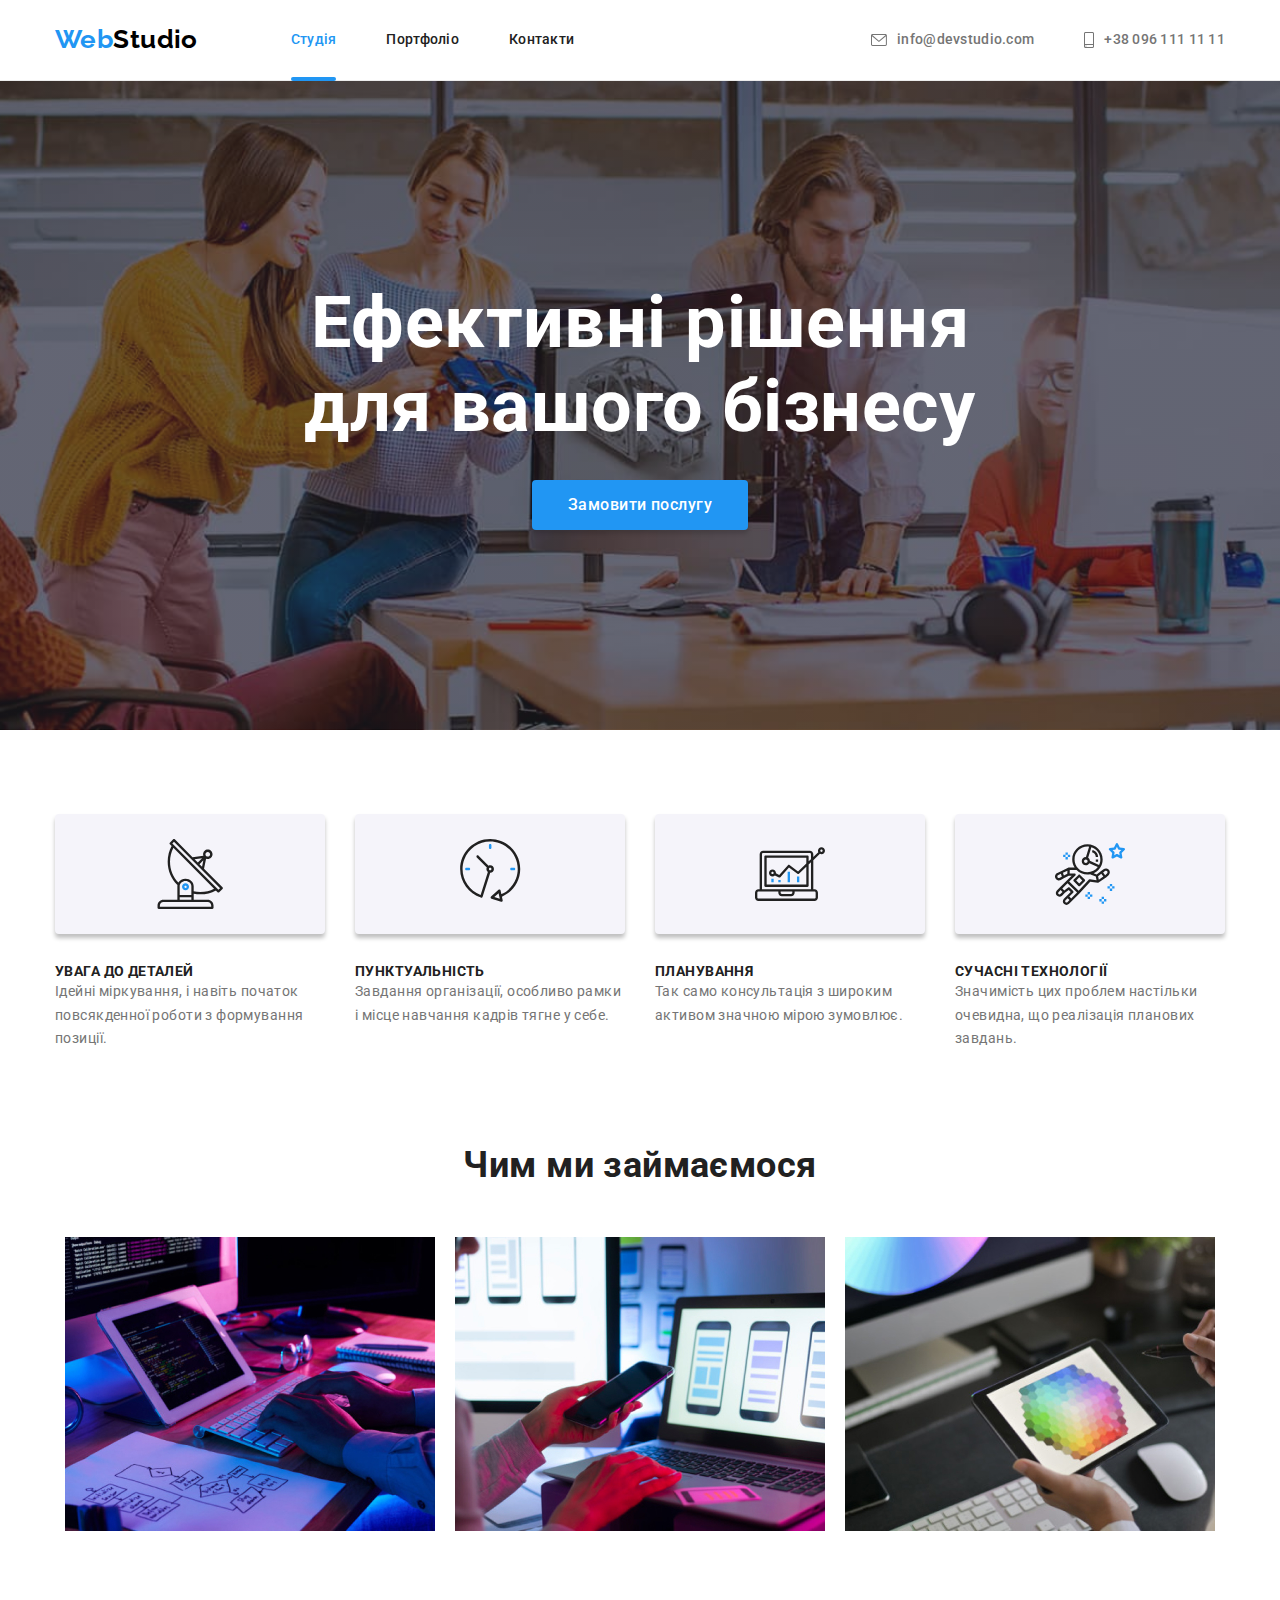
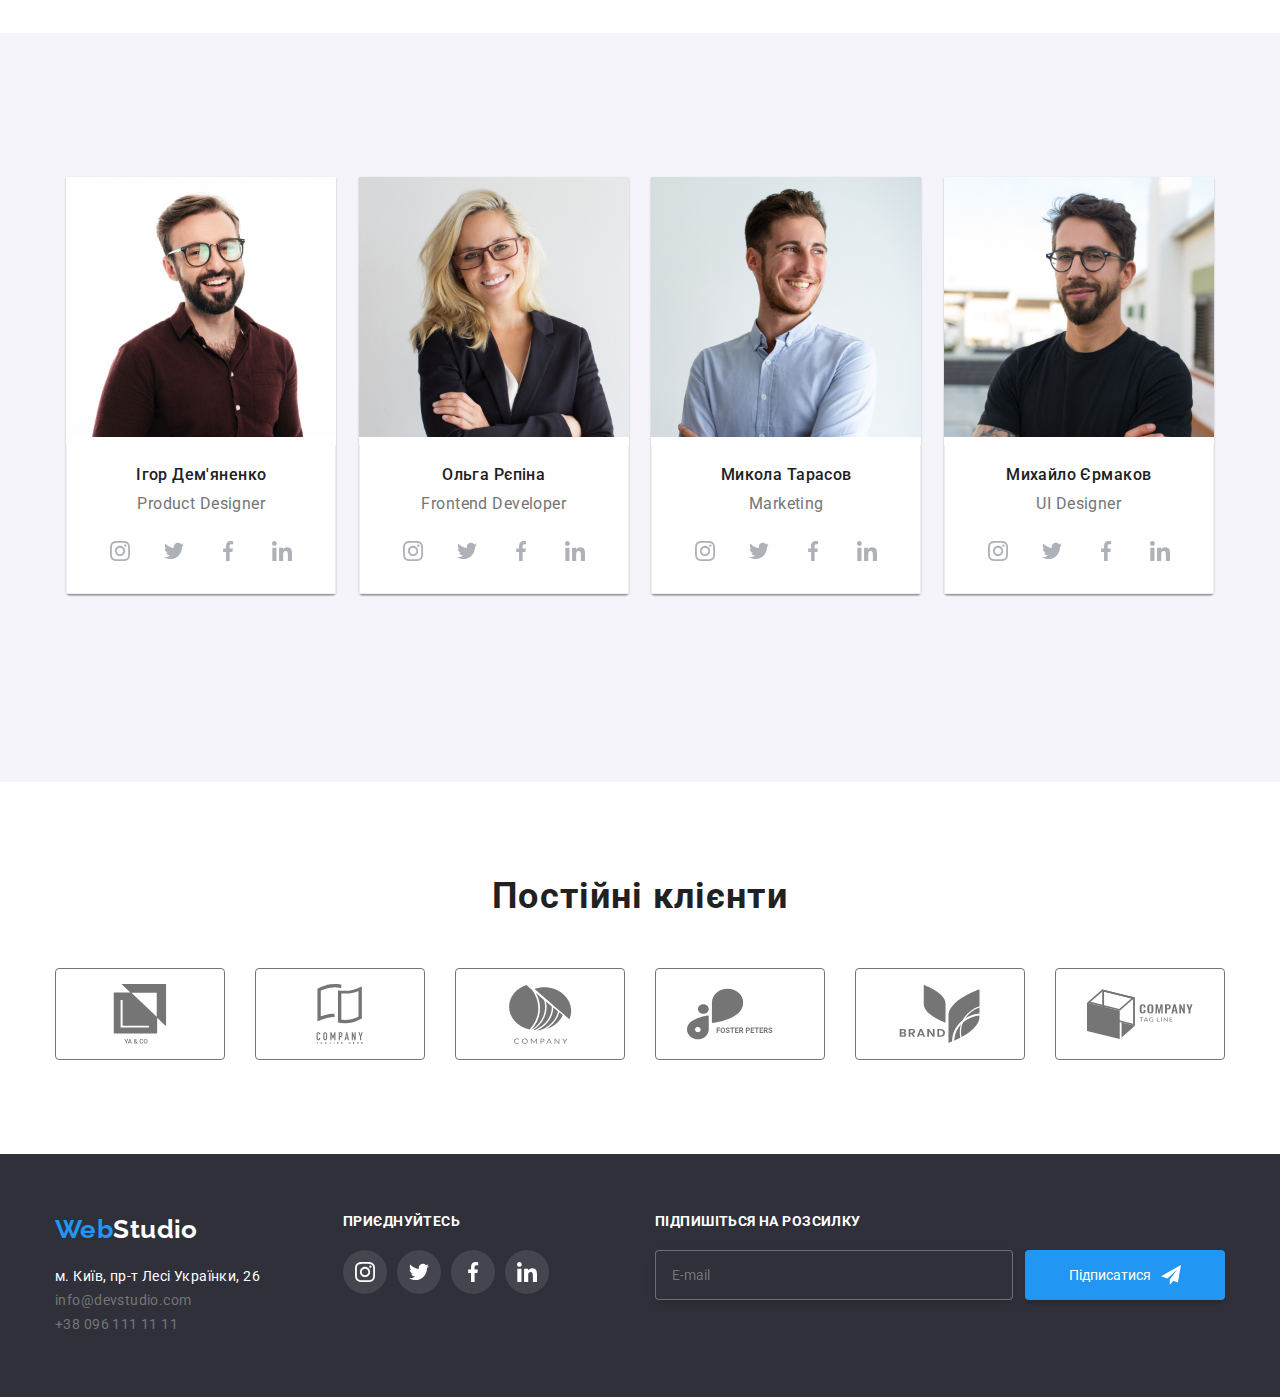
<file: index.html>
<!DOCTYPE html>
<html lang="uk">
  <head>
    <meta charset="UTF-8" />
    <meta http-equiv="X-UA-Compatible" content="IE=edge" />
    <meta name="viewport" content="width=device-width, initial-scale=1.0" />
    <title>Студія</title>
    <link rel="preconnect" href="https://fonts.googleapis.com" />
    <link rel="preconnect" href="https://fonts.gstatic.com" crossorigin />
    <link
      href="https://fonts.googleapis.com/css2?family=Raleway:wght@700&family=Roboto:wght@400;500;700;900&display=swap"
      rel="stylesheet"
    />
    <link
      rel="stylesheet"
      href="https://cdnjs.cloudflare.com/ajax/libs/modern-normalize/1.1.0/modern-normalize.min.css"
    />
    <link rel="stylesheet" href="./css/main.css" />
    <link rel="stylesheet" href="./css/styles.css" />
  </head>
  <!-- сторінка -->
  <body class="page">
    <!-- shapka -->
    <header class="header">
      <!-- контейнер -->
      <div class="header__container container">
        <!-- навігація сторінки -->
        <nav class="site-nav">
          <!-- logo -->
          <a class="site-nav__logo" href="./index.html"
            ><span class="site-nav__logo--accent">Web</span>Studio</a
          >
          <!-- лінки навігації -->
          <ul class="site-nav__list">
            <li>
              <a class="site-nav__link site-nav__link--current" href="./index.html">Студія</a>
            </li>
            <li>
              <a class="site-nav__link" href="./portfolio.html">Портфоліо</a>
            </li>
            <li>
              <a class="site-nav__link" href="">Контакти</a>
            </li>
          </ul>
        </nav>
        <!-- інфо посилання -->
        <ul class="site-nav__list">
          <li class="site-nav__item">
            <a class="site-nav__info" href="mailto:info@devstudio.com">
              <svg class="site-nav__icon" width="16" height="12">
                <use href="./img/symbol-defs.svg#icon-mail"></use>
              </svg>
              info@devstudio.com</a
            >
          </li>
          <li class="site-nav__item">
            <a class="site-nav__info" href="tel:+380961111111">
              <svg class="site-nav__icon" width="10" height="16">
                <use href="./img/symbol-defs.svg#icon-smartphone"></use>
              </svg>
              +38 096 111 11 11</a
            >
          </li>
        </ul>
      </div>
    </header>

    <main class="main">
      <section class="hero">
        <div class="hero__container container">
          <h1 class="hero__title">Ефективні рішення для вашого бізнесу</h1>
          <button class="hero__button--primary button" type="button" data-modal-open>
            Замовити послугу
          </button>
        </div>
      </section>

      <section class="features">
        <div class="features__container container">
          <h2 class="visually__hidden">Особливості нашої компанії</h2>
          <ul class="features__list">
            <li class="features__item">
              <div class="features__wrapper">
                <svg class="icon" width="70" height="70">
                  <use href="./img/symbol-defs.svg#icon-antenna"></use>
                </svg>
              </div>
              <h3 class="features__title">Увага до деталей</h3>
              <p class="features__description">
                Ідейні міркування, і навіть початок повсякденної роботи з формування позиції.
              </p>
            </li>
            <li class="features__item">
              <div class="features__wrapper">
                <svg class="icon" width="70" height="70">
                  <use href="./img/symbol-defs.svg#icon-clock"></use>
                </svg>
              </div>
              <h3 class="features__title">Пунктуальність</h3>
              <p class="features__description">
                Завдання організації, особливо рамки і місце навчання кадрів тягне у себе.
              </p>
            </li>
            <li class="features__item">
              <div class="features__wrapper">
                <svg class="icon" width="70" height="70">
                  <use href="./img/symbol-defs.svg#icon-diagram"></use>
                </svg>
              </div>
              <h3 class="features__title">Планування</h3>
              <p class="features__description">
                Так само консультація з широким активом значною мірою зумовлює.
              </p>
            </li>
            <li class="features__item">
              <div class="features__wrapper">
                <svg class="icon" width="70" height="70">
                  <use href="./img/symbol-defs.svg#icon-astronaut"></use>
                </svg>
              </div>
              <h3 class="features__title">Сучасні технології</h3>
              <p class="features__description">
                Значимість цих проблем настільки очевидна, що реалізація планових завдань.
              </p>
            </li>
          </ul>
        </div>
      </section>

      <section class="works">
        <div class="works__container container">
          <h2 class="works__title">Чим ми займаємося</h2>
          <ul class="works__list">
            <li>
              <img src="./img/box-1.jpg" alt="Людина працює за комп'ютером" width="370" />
            </li>
            <li>
              <img src="./img/box-2.jpg" alt="Людина працює за комп'ютером" width="370" />
            </li>

            <li>
              <img src="./img/box-3.jpg" alt="Людина працює за комп'ютером" width="370" />
            </li>
          </ul>
        </div>
      </section>

      <section class="team">
        <div class="team__container container">
          <h2 class="visually__hidden">Наша команда</h2>
          <ul class="team__list">
            <li class="team__item">
              <img
                src="./img/card-ihor.jpg"
                alt="Дизайнер Ігор Дем'яненко"
                width="270"
                height="260"
              />
              <div class="team__box">
                <h3 class="team__title">Ігор Дем'яненко</h3>
                <p class="team__description" lang="en">Product Designer</p>
                <ul class="media__list list">
                  <li class="media__item">
                    <a class="media__link" href="https://www.instagram.com/">
                      <svg class="media__icon" width="20" height="20">
                        <use href="./img/symbol-defs.svg#icon-instagram"></use>
                      </svg>
                    </a>
                  </li>
                  <li class="media__item">
                    <a class="media__link" href="https://www.twitter.com/">
                      <svg class="media__icon" width="20" height="20">
                        <use href="./img/symbol-defs.svg#icon-twitter"></use>
                      </svg>
                    </a>
                  </li>
                  <li class="media__item">
                    <a class="media__link" href="https://www.facebook.com/">
                      <svg class="media__icon" width="20" height="20">
                        <use href="./img/symbol-defs.svg#icon-facebook"></use>
                      </svg>
                    </a>
                  </li>
                  <li class="media__item">
                    <a class="media__link" href="https://www.linkedin.com/">
                      <svg class="media__icon" width="20" height="20">
                        <use href="./img/symbol-defs.svg#icon-linkedin"></use>
                      </svg>
                    </a>
                  </li>
                </ul>
              </div>
            </li>
            <li class="team__item">
              <img
                src="./img/card-olga.jpg"
                alt="Фронт Енд розробник Ольга Рєпіна"
                width="270"
                height="260"
              />
              <div class="team__box">
                <h3 class="team__title">Ольга Рєпіна</h3>
                <p class="team__description" lang="en">Frontend Developer</p>
                <ul class="media__list list">
                  <li class="media__item">
                    <a class="media__link" href="https://www.instagram.com/">
                      <svg class="media__icon" width="20" height="20">
                        <use href="./img/symbol-defs.svg#icon-instagram"></use>
                      </svg>
                    </a>
                  </li>
                  <li class="media__item">
                    <a class="media__link" href="https://www.twitter.com/">
                      <svg class="media__icon" width="20" height="20">
                        <use href="./img/symbol-defs.svg#icon-twitter"></use>
                      </svg>
                    </a>
                  </li>
                  <li class="media__item">
                    <a class="media__link" href="https://www.facebook.com/">
                      <svg class="media__icon" width="20" height="20">
                        <use href="./img/symbol-defs.svg#icon-facebook"></use>
                      </svg>
                    </a>
                  </li>
                  <li class="media__item">
                    <a class="media__link" href="https://www.linkedin.com/">
                      <svg class="media__icon" width="20" height="20">
                        <use href="./img/symbol-defs.svg#icon-linkedin"></use>
                      </svg>
                    </a>
                  </li>
                </ul>
              </div>
            </li>
            <li class="team__item">
              <img
                src="./img/card-mykola.jpg"
                alt="Маркетолог Микола Тарасов"
                width="270"
                height="260"
              />
              <div class="team__box">
                <h3 class="team__title">Микола Тарасов</h3>
                <p class="team__description" lang="en">Marketing</p>
                <ul class="media__list list">
                  <li class="media__item">
                    <a class="media__link" href="https://www.instagram.com/">
                      <svg class="media__icon" width="20" height="20">
                        <use href="./img/symbol-defs.svg#icon-instagram"></use>
                      </svg>
                    </a>
                  </li>
                  <li class="media__item">
                    <a class="media__link" href="https://www.twitter.com/">
                      <svg class="media__icon" width="20" height="20">
                        <use href="./img/symbol-defs.svg#icon-twitter"></use>
                      </svg>
                    </a>
                  </li>
                  <li class="media__item">
                    <a class="media__link" href="https://www.facebook.com/">
                      <svg class="media__icon" width="20" height="20">
                        <use href="./img/symbol-defs.svg#icon-facebook"></use>
                      </svg>
                    </a>
                  </li>
                  <li class="media__item">
                    <a class="media__link" href="https://www.linkedin.com/">
                      <svg class="media__icon" width="20" height="20">
                        <use href="./img/symbol-defs.svg#icon-linkedin"></use>
                      </svg>
                    </a>
                  </li>
                </ul>
              </div>
            </li>
            <li class="team__item">
              <img
                src="./img/card-myhailo.jpg"
                alt="Дизайнер Михайло Єрамаков"
                width="270"
                height="260"
              />
              <div class="team__box">
                <h3 class="team__title">Михайло Єрмаков</h3>
                <p class="team__description" lang="en">UI Designer</p>
                <ul class="media__list list">
                  <li class="media__item">
                    <a class="media__link" href="https://www.instagram.com/">
                      <svg class="media__icon" width="20" height="20">
                        <use href="./img/symbol-defs.svg#icon-instagram"></use>
                      </svg>
                    </a>
                  </li>
                  <li class="media__item">
                    <a class="media__link" href="https://www.twitter.com/">
                      <svg class="media__icon" width="20" height="20">
                        <use href="./img/symbol-defs.svg#icon-twitter"></use>
                      </svg>
                    </a>
                  </li>
                  <li class="media__item">
                    <a class="media__link" href="https://www.facebook.com/">
                      <svg class="media__icon" width="20" height="20">
                        <use href="./img/symbol-defs.svg#icon-facebook"></use>
                      </svg>
                    </a>
                  </li>
                  <li class="media__item">
                    <a class="media__link" href="https://www.linkedin.com/">
                      <svg class="media__icon" width="20" height="20">
                        <use href="./img/symbol-defs.svg#icon-linkedin"></use>
                      </svg>
                    </a>
                  </li>
                </ul>
              </div>
            </li>
          </ul>
        </div>
      </section>

      <!-- Clients section -->
      <section class="clients">
        <div class="clients__container container">
          <h2 class="clients__title">Постійні клієнти</h2>
          <ul class="clients__list list">
            <li class="clients__item">
              <a class="clients__link" href="https://www.company.com/">
                <svg class="clients__icon" width="106" height="60">
                  <use href="./img/symbol-defs.svg#icon-yaco"></use>
                </svg>
              </a>
            </li>
            <li class="clients__item">
              <a class="clients__link" href="https://www.company.com/">
                <svg class="clients__icon" width="106" height="60">
                  <use href="./img/symbol-defs.svg#icon-companytagline"></use>
                </svg>
              </a>
            </li>
            <li class="clients__item">
              <a class="clients__link" href="https://www.company.com/">
                <svg class="clients__icon" width="106" height="60">
                  <use href="./img/symbol-defs.svg#icon-company"></use>
                </svg>
              </a>
            </li>
            <li class="clients__item">
              <a class="clients__link" href="https://www.company.com/">
                <svg class="clients__icon" width="106" height="60">
                  <use href="./img/symbol-defs.svg#icon-foster"></use>
                </svg>
              </a>
            </li>
            <li class="clients__item">
              <a class="clients__link" href="https://www.company.com/">
                <svg class="clients__icon" width="106" height="60">
                  <use href="./img/symbol-defs.svg#icon-brand"></use>
                </svg>
              </a>
            </li>
            <li class="clients__item">
              <a class="clients__link" href="https://www.company.com/">
                <svg class="clients__icon" width="106" height="60">
                  <use href="./img/symbol-defs.svg#icon-object"></use>
                </svg>
              </a>
            </li>
          </ul>
        </div>
      </section>
    </main>

    <!-- Site footer -->
    <footer class="footer">
      <div class="footer__container container">
        <div class="footer__wrapper">
          <!-- Web-studio Logo -->
          <a class="footer__logo" href="./index.html"
            ><span class="footer__logo--invers">Web</span>Studio</a
          >
          <!-- Web-studio contacts -->
          <address class="footer__contacts">
            <ul class="footer-list list">
              <li class="footer__item">
                <a
                  class="footer__gmaps link"
                  href="https://goo.gl/maps/LqEMvfZFrGtLSNi77"
                  target="_blank"
                  >м. Київ, пр-т Лесі Українки, 26
                </a>
              </li>
              <li class="footer__item">
                <a class="footer__contact link" href="mailto:info@devstudio.com"
                  >info@devstudio.com</a
                >
              </li>
              <li class="footer__item">
                <a class="footer__contact link" href="tel:+380961111111">+38 096 111 11 11</a>
              </li>
            </ul>
          </address>
        </div>
        <div class="wrapper social__wrapper">
          <h3 class="social__title">Приєднуйтесь</h3>
          <ul class="social__list list">
            <li class="social__item">
              <a class="social__link" href="https://www.instagram.com/">
                <svg class="social__icon" width="20" height="20">
                  <use href="./img/symbol-defs.svg#icon-instagram"></use>
                </svg>
              </a>
            </li>
            <li class="social__item">
              <a class="social__link" href="https://www.twitter.com/">
                <svg class="social__icon" width="20" height="20">
                  <use href="./img/symbol-defs.svg#icon-twitter"></use>
                </svg>
              </a>
            </li>
            <li class="social__item">
              <a class="social__link" href="https://www.facebook.com/">
                <svg class="social__icon" width="20" height="20">
                  <use href="./img/symbol-defs.svg#icon-facebook"></use>
                </svg>
              </a>
            </li>
            <li class="social__item">
              <a class="social__link" href="https://www.linkedin.com/">
                <svg class="social__icon" width="20" height="20">
                  <use href="./img/symbol-defs.svg#icon-linkedin"></use>
                </svg>
              </a>
            </li>
          </ul>
        </div>
        <div class="folow">
          <h3 class="folow__title">Підпишіться на розсилку</h3>
          <ul class="folow__wrapper">
            <li><input class="folow__input" type="mail" name="mail" placeholder="E-mail" /></li>
            <li>
              <button class="folow__button">
                Підписатися
                <svg class="folow__icon" width="20" height="20">
                  <use href="./img/symbol-defs.svg#icon-icon-send"></use>
                </svg>
              </button>
            </li>
          </ul>
        </div>
      </div>
    </footer>

    <!-- modal window -->
    <div class="backdrop is-hidden" data-modal>
      <div class="modal">
        <button class="close-button" type="button" data-modal-close>
          <svg class="icon" width=".section.clients .client:hover," height="18">
            <use href="./img/symbol-defs.svg#icon-close-black"></use>
          </svg>
        </button>
        <form class="form">
          <h3 class="modal-title">Залиште свої дані, ми вам передзвонимо</h3>
          <div class="form-field">
            <label class="form-label">
              Ім'я
              <div class="icon-wrapper">
                <input class="form-input" type="name" name="username" />
                <svg class="icon" width="18" height="18">
                  <use href="./img/symbol-defs.svg#icon-person"></use>
                </svg>
              </div>
            </label>
          </div>

          <div class="form-field">
            <label class="form-label">
              Телефон
              <div class="icon-wrapper">
                <input class="form-input" type="tel" name="telephone" />
                <svg class="icon" width="18" height="18">
                  <use href="./img/symbol-defs.svg#icon-tel"></use>
                </svg>
              </div>
            </label>
          </div>

          <div class="form-field">
            <label class="form-label">
              Пошта
              <div class="icon-wrapper">
                <input class="form-input" type="mail" name="mail" />
                <svg class="icon" width="18" height="18">
                  <use href="./img/symbol-defs.svg#icon-mailblack"></use>
                </svg>
              </div>
            </label>
          </div>

          <div class="form-coment">
            <label for="feedback">Коментар</label>
            <textarea
              class="coment"
              name="feedback"
              rows="5"
              id="feedback"
              placeholder="Введіть текст"
            ></textarea>
          </div>

          <div class="form-agreement">
            <label class="form-checkbox">
              <input type="checkbox" class="input-checkbox visually-hidden" />
              <span class="checkbox"></span>
              <span
                >Погоджуюся з розсилкою та приймаю
                <a class="privacy-link" href="">Умови договору</a></span
              >
            </label>
          </div>
          <button class="submit-button" type="submit">Відправити</button>
        </form>
      </div>
    </div>
    <script src="./js/modal.js"></script>
  </body>
</html>
</file>
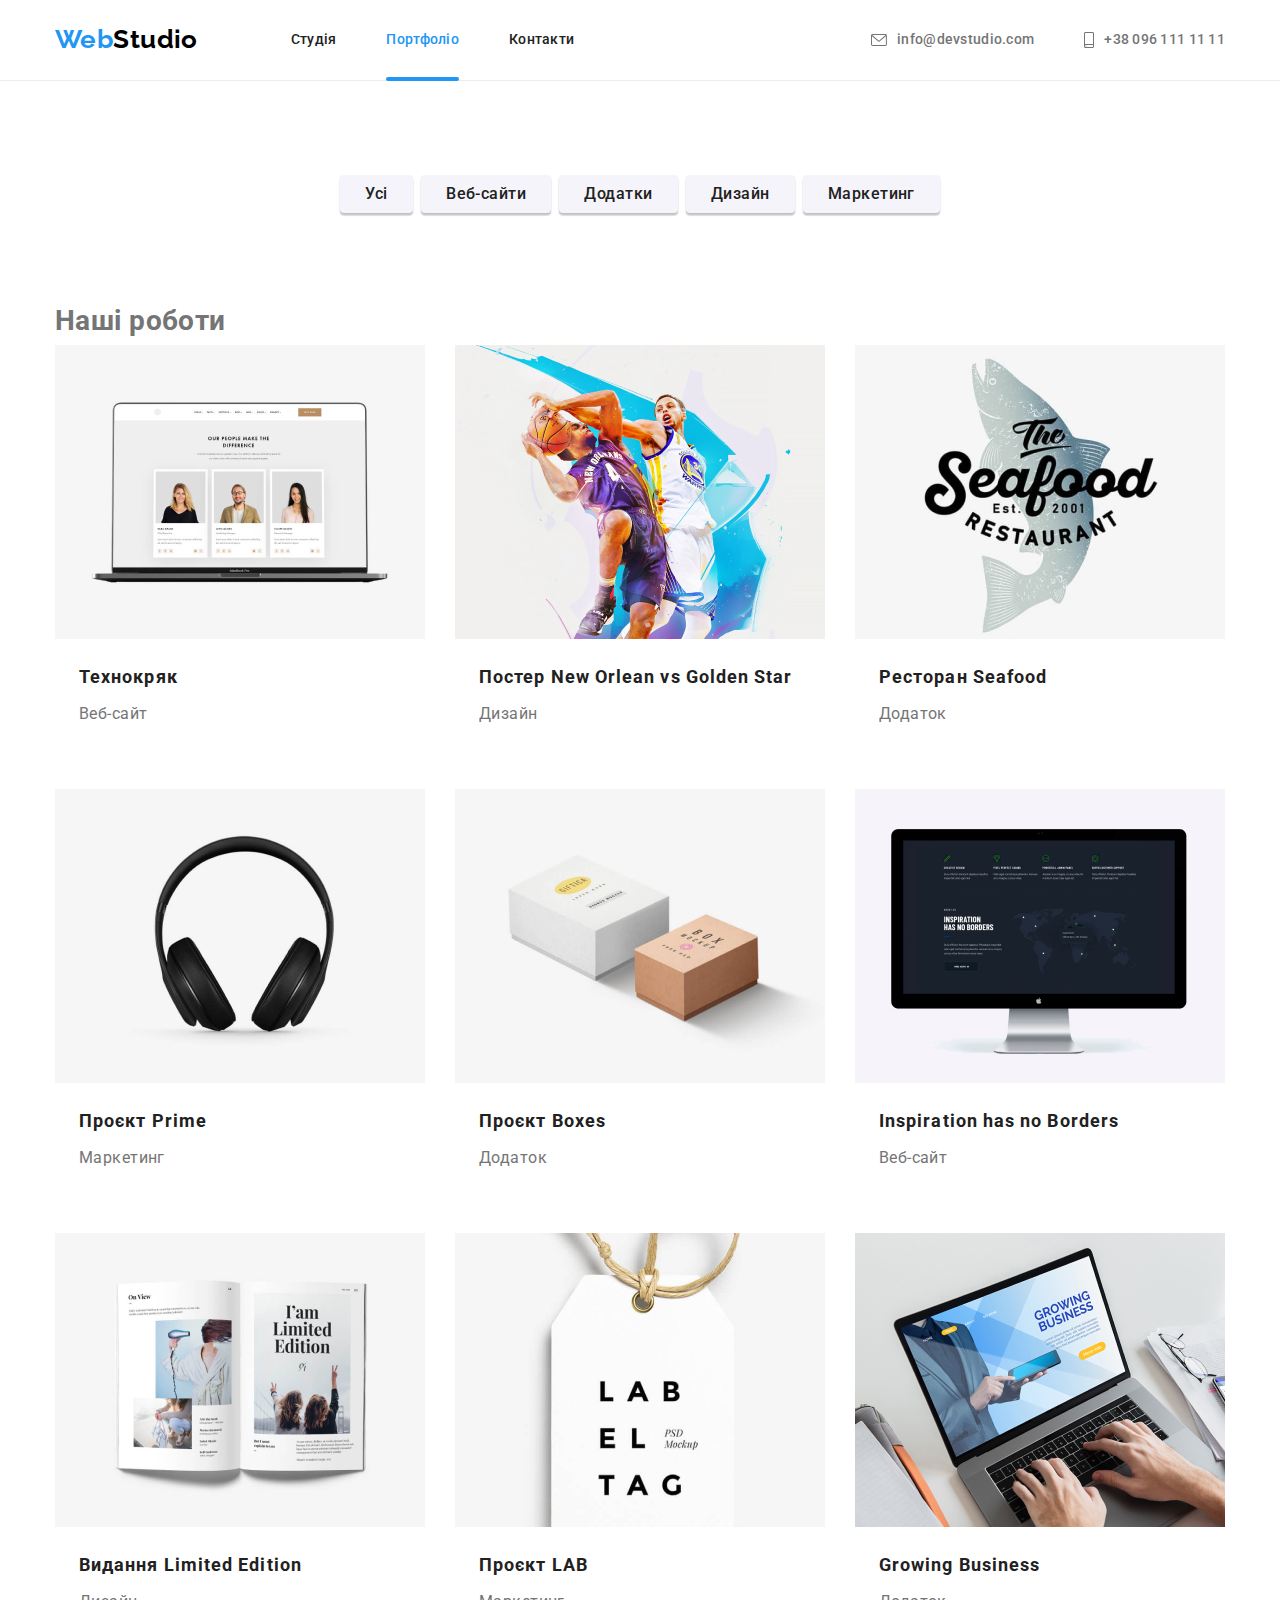
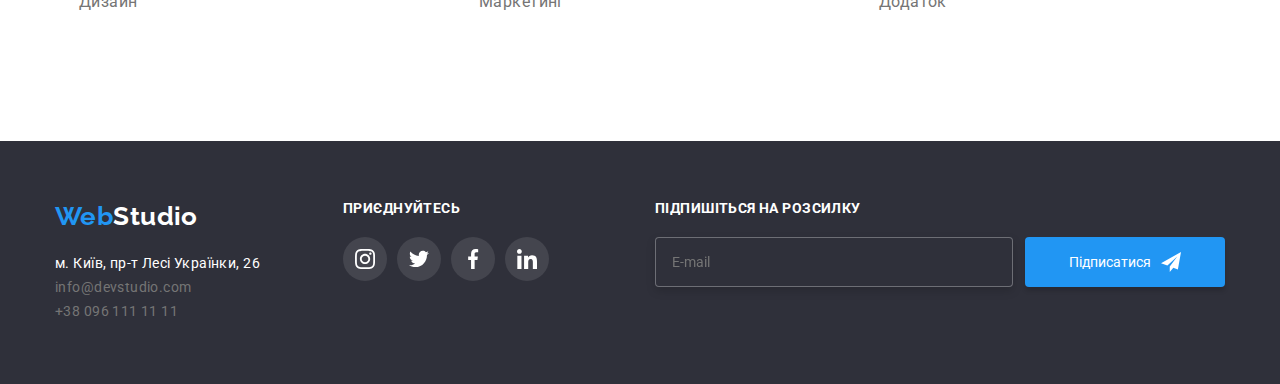
<file: portfolio.html>
<!DOCTYPE html>
<html lang="uk">
  <head>
    <meta charset="UTF-8" />
    <meta http-equiv="X-UA-Compatible" content="IE=edge" />
    <meta name="viewport" content="width=device-width, initial-scale=1.0" />
    <title>Портфоліо</title>
    <link rel="preconnect" href="https://fonts.googleapis.com" />
    <link rel="preconnect" href="https://fonts.gstatic.com" crossorigin />
    <link
      href="https://fonts.googleapis.com/css2?family=Raleway:wght@700&family=Roboto:wght@400;500;700;900&display=swap"
      rel="stylesheet"
    />
    <link
      rel="stylesheet"
      href="https://cdnjs.cloudflare.com/ajax/libs/modern-normalize/1.1.0/modern-normalize.min.css"
    />
    <link rel="stylesheet" href="./css/main.css" />
    <link rel="stylesheet" href="./css/styles.css" />
  </head>
  <!-- сторінка -->

  <body class="page">
    <!-- контейнер -->
    <header class="header">
      <!-- контейнер -->
      <div class="header__container container">
        <!-- навігація сторінки -->
        <nav class="site-nav">
          <!-- logo -->
          <a class="site-nav__logo" href="./index.html"
            ><span class="site-nav__logo--accent">Web</span>Studio</a
          >
          <!-- лінки навігації -->
          <ul class="site-nav__list">
            <li>
              <a class="site-nav__link" href="./index.html">Студія</a>
            </li>
            <li>
              <a class="site-nav__link site-nav__link--current" href="./portfolio.html"
                >Портфоліо</a
              >
            </li>
            <li>
              <a class="site-nav__link" href="">Контакти</a>
            </li>
          </ul>
        </nav>
        <!-- інфо посилання -->
        <ul class="site-nav__list">
          <li class="site-nav__item">
            <a class="site-nav__info" href="mailto:info@devstudio.com">
              <svg class="site-nav__icon" width="16" height="12">
                <use href="./img/symbol-defs.svg#icon-mail"></use>
              </svg>
              info@devstudio.com</a
            >
          </li>
          <li class="site-nav__item">
            <a class="site-nav__info" href="tel:+380961111111">
              <svg class="site-nav__icon" width="10" height="16">
                <use href="./img/symbol-defs.svg#icon-smartphone"></use>
              </svg>
              +38 096 111 11 11</a
            >
          </li>
        </ul>
      </div>
    </header>

    <div class="container">
      <main class="main">
        <section class="section projects">
          <ul class="list filter">
            <li><button class="button secondary tiny active" type="button">Усі</button></li>
            <li><button class="button secondary" type="button">Веб-сайти</button></li>
            <li><button class="button secondary" type="button">Додатки</button></li>
            <li><button class="button secondary" type="button">Дизайн</button></li>
            <li><button class="button secondary" type="button">Маркетинг</button></li>
          </ul>
          <h1 class="visually-hidden">Наші роботи</h1>
          <ul class="list projects-list">
            <li class="portfolio-card">
              <a class="link" href="">
                <div class="product-thumb">
                  <img
                    class="img"
                    src="./img/card-notebook.jpg"
                    alt="Приклад роботи студії під назвою Технокряк"
                    width="370"
                  />
                  <div class="overlay">
                    <p class="product-thumb description">
                      Ресурс пропонує комплексні пропозиції з різним рівнем функціоналу та сервісів.
                      Все це дозволить відвідувачу отримати вичерпні відомості про компанію чи
                      приватну особу.
                    </p>
                  </div>
                </div>
                <div class="title-box">
                  <h3 class="title">Технокряк</h3>
                  <p class="project-description">Веб-сайт</p>
                </div>
              </a>
            </li>
            <li class="portfolio-card">
              <a class="link" href="">
                <div class="product-thumb">
                  <img
                    class="img"
                    src="./img/card-basket.jpg"
                    alt="Приклад роботи студії під назвою Постер New Orlean vs Golden Star"
                    width="370"
                  />
                  <div class="overlay">
                    <p class="product-thumb description">
                      Ресурс пропонує комплексні пропозиції з різним рівнем функціоналу та сервісів.
                      Все це дозволить відвідувачу отримати вичерпні відомості про компанію чи
                      приватну особу.
                    </p>
                  </div>
                </div>
                <div class="title-box">
                  <h3 class="title">Постер New Orlean vs Golden Star</h3>
                  <p class="project-description">Дизайн</p>
                </div>
              </a>
            </li>
            <li class="portfolio-card">
              <a class="link" href="">
                <div class="product-thumb">
                  <img
                    class="img"
                    src="./img/card-seafood.jpg"
                    alt="Приклад роботи студії під назвою Ресторан Seafood"
                    width="370"
                  />
                  <div class="overlay">
                    <p class="product-thumb description">
                      Ресурс пропонує комплексні пропозиції з різним рівнем функціоналу та сервісів.
                      Все це дозволить відвідувачу отримати вичерпні відомості про компанію чи
                      приватну особу.
                    </p>
                  </div>
                </div>
                <div class="title-box">
                  <h3 class="title">Ресторан Seafood</h3>
                  <p class="project-description">Додаток</p>
                </div>
              </a>
            </li>
            <li class="portfolio-card">
              <a class="link" href="">
                <div class="product-thumb">
                  <img
                    class="img"
                    src="./img/card-headphone.jpg"
                    alt="Приклад роботи студії під назвою Проєкт Prime"
                    width="370"
                  />
                  <div class="overlay">
                    <p class="product-thumb description">
                      Ресурс пропонує комплексні пропозиції з різним рівнем функціоналу та сервісів.
                      Все це дозволить відвідувачу отримати вичерпні відомості про компанію чи
                      приватну особу.
                    </p>
                  </div>
                </div>
                <div class="title-box">
                  <h3 class="title">Проєкт Prime</h3>
                  <p class="project-description">Маркетинг</p>
                </div>
              </a>
            </li>
            <li class="portfolio-card">
              <a class="link" href="">
                <div class="product-thumb">
                  <img
                    class="img"
                    src="./img/card-boxes.jpg"
                    alt="Приклад роботи студії під назвою Проєкт Boxes"
                    width="370"
                  />
                  <div class="overlay">
                    <p class="product-thumb description">
                      Ресурс пропонує комплексні пропозиції з різним рівнем функціоналу та сервісів.
                      Все це дозволить відвідувачу отримати вичерпні відомості про компанію чи
                      приватну особу.
                    </p>
                  </div>
                </div>
                <div class="title-box">
                  <h3 class="title">Проєкт Boxes</h3>
                  <p class="project-description">Додаток</p>
                </div>
              </a>
            </li>
            <li class="portfolio-card">
              <a class="link" href="">
                <div class="product-thumb">
                  <img
                    class="img"
                    src="./img/card-mac.jpg"
                    alt="Приклад роботи студії під назвою Inspiration has no Borders"
                    width="370"
                  />
                  <div class="overlay">
                    <p class="product-thumb description">
                      Ресурс пропонує комплексні пропозиції з різним рівнем функціоналу та сервісів.
                      Все це дозволить відвідувачу отримати вичерпні відомості про компанію чи
                      приватну особу.
                    </p>
                  </div>
                </div>
                <div class="title-box">
                  <h3 class="title">Inspiration has no Borders</h3>
                  <p class="project-description">Веб-сайт</p>
                </div>
              </a>
            </li>
            <li class="portfolio-card">
              <a class="link" href="">
                <div class="product-thumb">
                  <img
                    class="img"
                    src="./img/card-magazine.jpg"
                    alt="Приклад роботи студії під назвою Видання Limited Edition"
                    width="370"
                  />
                  <div class="overlay">
                    <p class="product-thumb description">
                      Ресурс пропонує комплексні пропозиції з різним рівнем функціоналу та сервісів.
                      Все це дозволить відвідувачу отримати вичерпні відомості про компанію чи
                      приватну особу.
                    </p>
                  </div>
                </div>
                <div class="title-box">
                  <h3 class="title">Видання Limited Edition</h3>
                  <p class="project-description">Дизайн</p>
                </div>
              </a>
            </li>
            <li class="portfolio-card">
              <a class="link" href="">
                <div class="product-thumb">
                  <img
                    class="img"
                    src="./img/card-lab.jpg"
                    alt="Приклад роботи студії під назвою Проєкт LAB"
                    width="370"
                  />
                  <div class="overlay">
                    <p class="product-thumb description">
                      Ресурс пропонує комплексні пропозиції з різним рівнем функціоналу та сервісів.
                      Все це дозволить відвідувачу отримати вичерпні відомості про компанію чи
                      приватну особу.
                    </p>
                  </div>
                </div>
                <div class="title-box">
                  <h3 class="title">Проєкт LAB</h3>
                  <p class="project-description">Маркетинг</p>
                </div>
              </a>
            </li>
            <li class="portfolio-card">
              <a class="link" href="">
                <div class="product-thumb">
                  <img
                    class="img"
                    src="./img/card-buisness.jpg"
                    alt="Приклад роботи студії під назвою Growing Business"
                    width="370"
                  />
                  <div class="overlay">
                    <p class="product-thumb description">
                      Ресурс пропонує комплексні пропозиції з різним рівнем функціоналу та сервісів.
                      Все це дозволить відвідувачу отримати вичерпні відомості про компанію чи
                      приватну особу.
                    </p>
                  </div>
                </div>
                <div class="title-box">
                  <h3 class="title">Growing Business</h3>
                  <p class="project-description">Додаток</p>
                </div>
              </a>
            </li>
          </ul>
        </section>
      </main>
    </div>

    <!-- Site footer -->
    <footer class="footer">
      <div class="footer__container container">
        <div class="footer__wrapper">
          <!-- Web-studio Logo -->
          <a class="footer__logo" href="./index.html"
            ><span class="footer__logo--invers">Web</span>Studio</a
          >
          <!-- Web-studio contacts -->
          <address class="footer__contacts">
            <ul class="footer-list list">
              <li class="footer__item">
                <a
                  class="footer__gmaps link"
                  href="https://goo.gl/maps/LqEMvfZFrGtLSNi77"
                  target="_blank"
                  >м. Київ, пр-т Лесі Українки, 26
                </a>
              </li>
              <li class="footer__item">
                <a class="footer__contact link" href="mailto:info@devstudio.com"
                  >info@devstudio.com</a
                >
              </li>
              <li class="footer__item">
                <a class="footer__contact link" href="tel:+380961111111">+38 096 111 11 11</a>
              </li>
            </ul>
          </address>
        </div>
        <div class="wrapper social__wrapper">
          <h3 class="social__title">Приєднуйтесь</h3>
          <ul class="social__list list">
            <li class="social__item">
              <a class="social__link" href="https://www.instagram.com/">
                <svg class="social__icon" width="20" height="20">
                  <use href="./img/symbol-defs.svg#icon-instagram"></use>
                </svg>
              </a>
            </li>
            <li class="social__item">
              <a class="social__link" href="https://www.twitter.com/">
                <svg class="social__icon" width="20" height="20">
                  <use href="./img/symbol-defs.svg#icon-twitter"></use>
                </svg>
              </a>
            </li>
            <li class="social__item">
              <a class="social__link" href="https://www.facebook.com/">
                <svg class="social__icon" width="20" height="20">
                  <use href="./img/symbol-defs.svg#icon-facebook"></use>
                </svg>
              </a>
            </li>
            <li class="social__item">
              <a class="social__link" href="https://www.linkedin.com/">
                <svg class="social__icon" width="20" height="20">
                  <use href="./img/symbol-defs.svg#icon-linkedin"></use>
                </svg>
              </a>
            </li>
          </ul>
        </div>
        <div class="folow">
          <h3 class="folow__title">Підпишіться на розсилку</h3>
          <ul class="folow__wrapper">
            <li><input class="folow__input" type="mail" name="mail" placeholder="E-mail" /></li>
            <li>
              <button class="folow__button">
                Підписатися
                <svg class="folow__icon" width="20" height="20">
                  <use href="./img/symbol-defs.svg#icon-icon-send"></use>
                </svg>
              </button>
            </li>
          </ul>
        </div>
      </div>
    </footer>
  </body>
</html>
</file>
<file: css/styles.css>
:root {
  --primary-text-clr: #757575;
  --sec-text-clr: #ffffff;
  --title-text-clr: #212121;
  --primary-accent-clr: #2196f3;
  --sec-accent-clr: #f5f4fa;
  --primary-bkg-clr: #ffffff;
  --sec-bkg-clr: #2f303a;
  --logo-sec-clr: #000000;
  --icon-main-clr: #afb1b8;
  --portfolio-cardbg-clr: rgba(33, 150, 243, 0.9);
  --primary-fnt-size: 16px;
  --sec-fnt-size: 14px;
  --prime-letr-space: 0.03em;
  --prime-fnt-weight: 500;
  --transform-funct: cubic-bezier(0.4, 0, 0.2, 1);
}

/* hero */

/* Чим ми займаємось секція */

/* section team */

/* Main Clients */

/* Footer */

/* portfolio.html */

/* modal window */
</file>
<file: css/main.css>
@charset "UTF-8";
/* reset text margin */
h1,
h2,
h3,
h4,
h5,
h6,
p {
  margin-top: 0px;
  margin-bottom: 0px;
}

ul {
  list-style: none;
  margin: 0;
  padding: 0;
}

.visually__hidden {
  position: absolute;
  width: 1px;
  height: 1px;
  margin: -1px;
  border: 0;
  padding: 0;
  white-space: nowrap;
  -webkit-clip-path: inset(100%);
          clip-path: inset(100%);
  clip: rect(0 0 0 0);
  overflow: hidden;
}

/* styles and color all page */
.page {
  font-family: Roboto, sans-serif;
  font-size: var(--sec-fnt-size);
  letter-spacing: var(--prime-letr-space);
  line-height: 1.71;
  background-color: var(--primary-bkg-clr);
  color: var(--primary-text-clr);
}

/* розмір, внутрішні і зовнішні відступи контейнера */
.container {
  width: 1200px;
  margin: 0 auto;
  padding-left: 15px;
  padding-right: 15px;
}

/* флекси для хедера */
.header__container {
  display: -webkit-box;
  display: -ms-flexbox;
  display: flex;
  -webkit-box-align: center;
      -ms-flex-align: center;
          align-items: center;
  -webkit-box-pack: justify;
      -ms-flex-pack: justify;
          justify-content: space-between;
}

.header {
  border-bottom: 1px solid #ececec;
}

.site-nav {
  display: -webkit-box;
  display: -ms-flexbox;
  display: flex;
  -webkit-box-align: center;
      -ms-flex-align: center;
          align-items: center;
}

.site-nav__list {
  display: -webkit-box;
  display: -ms-flexbox;
  display: flex;
  -webkit-box-align: center;
      -ms-flex-align: center;
          align-items: center;
}

.site-nav__item {
  display: -webkit-box;
  display: -ms-flexbox;
  display: flex;
  -webkit-box-align: center;
      -ms-flex-align: center;
          align-items: center;
}

/* відступи між посиланнями */
.site-nav__list > :not(:last-child) {
  margin-right: 50px;
}

/* shapka style logo */
.site-nav__logo {
  font-family: Raleway, sans-serif;
  font-style: normal;
  font-weight: 700;
  font-size: 26px;
  line-height: 1.2;
  color: var(--logo-sec-clr);
  text-decoration: none;
  font-style: normal;
  padding-top: 24px;
  padding-bottom: 25px;
  margin-right: 93px;
}

/* cпан колор */
.site-nav__logo--accent {
  color: var(--primary-accent-clr);
}

/* shapka style link*/
.site-nav__link {
  font-weight: var(--prime-fnt-weight);
  line-height: 1.14;
  letter-spacing: 0.02em;
  color: var(--title-text-clr);
  text-decoration: none;
  font-style: normal;
  /* padding-bottom: 32px;
    padding-top: 32px; */
  -webkit-transition: color 250ms var(--transform-funct);
  transition: color 250ms var(--transform-funct);
}

/* ховери і фокуси лінків */
.site-nav__link:hover,
.site-nav__link:focus {
  color: var(--primary-accent-clr);
}

.site-nav__info:hover,
.site-nav__info:focus {
  color: var(--primary-accent-clr);
}

/* лінк поточної сторінки */
.site-nav__link--current {
  position: relative;
  display: block;
  color: var(--primary-accent-clr);
  text-decoration: none;
  padding-bottom: 32px;
  padding-top: 32px;
}

.site-nav__link--current::after {
  position: absolute;
  content: "";
  left: 0;
  bottom: -1px;
  /* transform: translateY(1px); */
  display: block;
  width: 100%;
  height: 4px;
  background-color: var(--primary-accent-clr);
  border-radius: 2px;
}

.site-nav__info {
  display: -webkit-box;
  display: -ms-flexbox;
  display: flex;
  -webkit-box-align: center;
      -ms-flex-align: center;
          align-items: center;
  font-weight: var(--prime-fnt-weight);
  line-height: 1.14;
  letter-spacing: 0.02em;
  color: var(--primary-text-clr);
  text-decoration: none;
  -webkit-transition: color 250ms var(--transform-funct);
  transition: color 250ms var(--transform-funct);
}

.site-nav__icon {
  margin-right: 10px;
  fill: var(--primary-text-clr);
}

.site-nav__info:hover .site-nav__icon,
.site-nav__info:focus .site-nav__icon {
  fill: var(--primary-accent-clr);
}

.button {
  font-family: inherit;
  font-weight: var(--prime-fnt-weight);
  font-size: var(--primary-fnt-size);
  line-height: 1.62;
  letter-spacing: var(--prime-letr-space);
  cursor: pointer;
  -webkit-transition: color 250ms var(--transform-funct), background-color 250ms var(--transform-funct), -webkit-box-shadow 250ms var(--transform-funct);
  transition: color 250ms var(--transform-funct), background-color 250ms var(--transform-funct), -webkit-box-shadow 250ms var(--transform-funct);
  transition: box-shadow 250ms var(--transform-funct), color 250ms var(--transform-funct), background-color 250ms var(--transform-funct);
  transition: box-shadow 250ms var(--transform-funct), color 250ms var(--transform-funct), background-color 250ms var(--transform-funct), -webkit-box-shadow 250ms var(--transform-funct);
}

.hero__button--primary {
  -webkit-box-shadow: 0px 4px 4px rgba(0, 0, 0, 0.15);
          box-shadow: 0px 4px 4px rgba(0, 0, 0, 0.15);
  border-radius: 4px;
  color: var(--primary-bkg-clr);
  background-color: var(--primary-accent-clr);
  padding: 10px 32px;
  min-width: 216px;
  height: 50px;
  text-align: center;
  border: 0px;
  margin-top: 30px;
  margin-bottom: 200px;
}

.folow__button {
  width: 200px;
  height: 50px;
  margin-left: 12px;
  background-color: var(--primary-accent-clr);
  border: 0;
  color: var(--primary-bkg-clr);
  fill: var(--primary-bkg-clr);
  -webkit-box-shadow: 0px 4px 4px rgba(0, 0, 0, 0.15);
          box-shadow: 0px 4px 4px rgba(0, 0, 0, 0.15);
  border-radius: 4px;
  display: -webkit-box;
  display: -ms-flexbox;
  display: flex;
  text-align: center;
  -webkit-box-pack: center;
      -ms-flex-pack: center;
          justify-content: center;
  -webkit-box-align: center;
      -ms-flex-align: center;
          align-items: center;
  cursor: pointer;
}

.list.filter {
  display: -webkit-box;
  display: -ms-flexbox;
  display: flex;
  -webkit-box-pack: center;
      -ms-flex-pack: center;
          justify-content: center;
  margin-bottom: 50px;
}

.list.filter:hover,
.list.filter:focus {
  color: var(--primary-accent-clr);
}

/* відступи між кнопками */
.list.filter > :not(:last-child) {
  margin-right: 8px;
}

/* другорядні кнопки */
.button.secondary {
  color: var(--title-text-clr);
  background-color: var(--sec-accent-clr);
  -webkit-box-shadow: 0px 3px 1px rgba(0, 0, 0, 0.1), 0px 1px 2px rgba(0, 0, 0, 0.08), 0px 2px 2px rgba(0, 0, 0, 0.12);
          box-shadow: 0px 3px 1px rgba(0, 0, 0, 0.1), 0px 1px 2px rgba(0, 0, 0, 0.08), 0px 2px 2px rgba(0, 0, 0, 0.12);
  border-radius: 4px;
  padding: 6px 25px;
  border: 0px;
  margin-bottom: 34px;
}

/* найменша кнопка */
.button.secondary.tiny {
  color: var(--title-text-clr);
  background-color: var(--sec-accent-clr);
  -webkit-box-shadow: 0px 3px 1px rgba(0, 0, 0, 0.1), 0px 1px 2px rgba(0, 0, 0, 0.08), 0px 2px 2px rgba(0, 0, 0, 0.12);
          box-shadow: 0px 3px 1px rgba(0, 0, 0, 0.1), 0px 1px 2px rgba(0, 0, 0, 0.08), 0px 2px 2px rgba(0, 0, 0, 0.12);
  border-radius: 4px;
  padding: 6px 22px;
  min-width: 73px;
}

.button.secondary:hover,
.button.secondary:focus {
  color: var(--sec-text-clr);
  background-color: var(--primary-accent-clr);
}

.button.active {
  background-color: var(--primary-accent-clr);
  color: var(--sec-text-clr);
}

.close-button {
  -webkit-box-align: center;
      -ms-flex-align: center;
          align-items: center;
  -webkit-box-pack: center;
      -ms-flex-pack: center;
          justify-content: center;
  display: -webkit-inline-box;
  display: -ms-inline-flexbox;
  display: inline-flex;
  position: absolute;
  right: 8px;
  top: 8px;
  border-radius: 50%;
  background-color: var(--primary-bkg-clr);
  border: 1px solid rgba(0, 0, 0, 0.1);
  cursor: pointer;
  padding: 0;
  width: 30px;
  height: 30px;
  -webkit-transition: fill 250ms var(--transform-funct);
  transition: fill 250ms var(--transform-funct);
}

.close-button:hover,
.close-button:focus {
  fill: var(--primary-accent-clr);
}

.submit-button {
  margin-top: 30px;
  width: 200px;
  height: 50px;
  background: #2196f3;
  -webkit-box-shadow: 0px 4px 4px rgba(0, 0, 0, 0.15);
          box-shadow: 0px 4px 4px rgba(0, 0, 0, 0.15);
  border-radius: 4px;
  font-family: "Roboto";
  border: 0;
  cursor: pointer;
  color: var(--primary-bkg-clr);
}

.hero {
  font-size: 36px;
  line-height: 1.17;
  color: var(--primary-bkg-clr);
  background-color: var(--sec-bkg-clr);
  text-align: center;
  padding-top: 200px;
  background-image: -webkit-gradient(linear, left top, left bottom, from(rgba(47, 48, 58, 0.4)), to(rgba(47, 48, 58, 0.4))), url(../img/bcg.img.jpg);
  background-image: linear-gradient(rgba(47, 48, 58, 0.4), rgba(47, 48, 58, 0.4)), url(../img/bcg.img.jpg);
  background-color: var(--sec-bkg-clr);
  /* box; */
  background-size: cover;
  background-position: center;
}

.hero__title {
  max-width: 696px;
  margin: 0 auto;
}

.features__title {
  font-size: var(--sec-fnt-size);
  line-height: 1.14;
  text-transform: uppercase;
  color: var(--title-text-clr);
  text-decoration: none;
  font-style: normal;
  padding-top: 30px;
}

.features__list {
  display: -webkit-box;
  display: -ms-flexbox;
  display: flex;
  -ms-flex-pack: distribute;
      justify-content: space-around;
  -webkit-box-align: start;
      -ms-flex-align: start;
          align-items: flex-start;
  padding-top: 84px;
}

.features__wrapper {
  display: -webkit-box;
  display: -ms-flexbox;
  display: flex;
  -webkit-box-pack: center;
      -ms-flex-pack: center;
          justify-content: center;
  -webkit-box-align: center;
      -ms-flex-align: center;
          align-items: center;
  width: 270px;
  height: 120px;
  margin: 0;
  background-color: #f5f4fa;
  border-radius: 4px;
  -webkit-box-shadow: 0 4px 4px 0 rgba(0, 0, 0, 0.25);
          box-shadow: 0 4px 4px 0 rgba(0, 0, 0, 0.25);
}

/* відступи між посиланнями */
.features__list > :not(:last-child) {
  margin-right: 30px;
}

.works__title {
  color: var(--title-text-clr);
  font-weight: 700;
  font-size: 36px;
  line-height: 1.16;
  text-align: center;
  margin-top: 94px;
}

.works__list {
  display: -webkit-box;
  display: -ms-flexbox;
  display: flex;
  -ms-flex-pack: distribute;
      justify-content: space-around;
  -webkit-box-align: start;
      -ms-flex-align: start;
          align-items: flex-start;
  margin-top: 50px;
  padding-bottom: 94px;
  padding-left: 0px;
  margin-bottom: 0px;
}

.work__list > :not(:last-child) {
  margin-right: 30px;
}

.team {
  background-color: var(--sec-accent-clr);
  padding-top: 94px;
  padding-bottom: 94px;
}

/* текст пад фото */
.title-box {
  padding-top: 30px;
  padding-bottom: 30px;
}

/* ім'я */
.team__title {
  color: var(--title-text-clr);
  font-weight: var(--prime-fnt-weight);
  font-size: var(--primary-fnt-size);
  line-height: 1.19;
  text-align: center;
  margin: 0;
}

/* профессія */
.team__description {
  color: var(--primary-text-clr);
  font-weight: 400;
  font-size: 16px;
  line-height: 1.19;
  margin-bottom: 0;
  margin-top: 10px;
  text-align: center;
}

/* вся картка з текстом і фото */
.team__item {
  background-color: var(--primary-bkg-clr);
  -webkit-box-shadow: 0px 1px 3px rgba(0, 0, 0, 0.12), 0px 1px 1px rgba(0, 0, 0, 0.14), 0px 2px 1px rgba(0, 0, 0, 0.2);
          box-shadow: 0px 1px 3px rgba(0, 0, 0, 0.12), 0px 1px 1px rgba(0, 0, 0, 0.14), 0px 2px 1px rgba(0, 0, 0, 0.2);
  border-radius: 0px 0px 4px 4px;
}

.team__list {
  display: -webkit-box;
  display: -ms-flexbox;
  display: flex;
  -ms-flex-pack: distribute;
      justify-content: space-around;
  -webkit-box-align: start;
      -ms-flex-align: start;
          align-items: flex-start;
  text-align: center;
  padding-bottom: 94px;
  margin-top: 50px;
}

.media__list {
  display: -webkit-box;
  display: -ms-flexbox;
  display: flex;
  width: 206px;
  margin: 16px auto 0;
  -webkit-box-pack: justify;
      -ms-flex-pack: justify;
          justify-content: space-between;
}

.media__link {
  display: block;
  padding: 12px;
  width: 44px;
  height: 44px;
  color: var(--icon-main-clr);
  border-radius: 50%;
  -webkit-transition: color 250ms var(--transform-funct), background-color 250ms var(--transform-funct), fill 250ms var(--transform-funct);
  transition: color 250ms var(--transform-funct), background-color 250ms var(--transform-funct), fill 250ms var(--transform-funct);
}

.media__link:hover,
.media__link:focus {
  color: var(--sec-text-clr);
  background-color: var(--primary-accent-clr);
  cursor: pointer;
  outline: none;
}

.media__icon {
  fill: currentColor;
}

.social__list {
  display: -webkit-box;
  display: -ms-flexbox;
  display: flex;
  width: 206px;
  margin: 20px 0 0 0;
  -webkit-box-pack: justify;
      -ms-flex-pack: justify;
          justify-content: space-between;
}

.social__link {
  width: 44px;
  height: 44px;
  color: var(--sec-text-clr);
  background-color: rgba(255, 255, 255, 0.1);
  border-radius: 50%;
}

.social__link {
  display: block;
  padding: 12px;
  -webkit-transition: color 250ms var(--transform-funct), background-color 250ms var(--transform-funct), fill 250ms var(--transform-funct);
  transition: color 250ms var(--transform-funct), background-color 250ms var(--transform-funct), fill 250ms var(--transform-funct);
}

.social__link:hover,
.social__link:focus {
  color: var(--sec-text-clr);
  background-color: var(--primary-accent-clr);
  cursor: pointer;
  outline: none;
}

.social__icon {
  fill: currentColor;
}

.clients {
  padding: 94px 0;
}

.clients__list.list {
  display: -webkit-box;
  display: -ms-flexbox;
  display: flex;
  -webkit-box-pack: justify;
      -ms-flex-pack: justify;
          justify-content: space-between;
}

.clients .icon {
  fill: var(--primary-text-clr);
}

.clients__link {
  color: var(--primary-accent-clr);
  border: 1px solid var(--primary-text-clr);
  border-radius: 4px;
  -webkit-transition: border-color 250ms var(--transform-funct), background-color 250ms var(--transform-funct);
  transition: border-color 250ms var(--transform-funct), background-color 250ms var(--transform-funct);
}

.clients__link:hover,
.clients__link:focus {
  color: var(--primary-accent-clr);
  border-color: var(--primary-accent-clr);
  border-radius: 4px;
}

.clients__link {
  display: -webkit-box;
  display: -ms-flexbox;
  display: flex;
  -webkit-box-pack: center;
      -ms-flex-pack: center;
          justify-content: center;
  -webkit-box-align: center;
      -ms-flex-align: center;
          align-items: center;
  width: 170px;
  height: 92px;
  -webkit-transition: color 250ms var(--transform-funct), outline 250ms var(--transform-funct), border-color 250ms var(--transform-funct);
  transition: color 250ms var(--transform-funct), outline 250ms var(--transform-funct), border-color 250ms var(--transform-funct);
}

.clients__item:hover,
.clients__item:focus {
  color: var(--primary-accent-clr);
}

.clients__icon {
  fill: var(--primary-text-clr);
  -webkit-transition: fill 250ms var(--transform-funct);
  transition: fill 250ms var(--transform-funct);
}

.clients__link:hover .clients__icon,
.clients__link:focus .clients__icon {
  fill: var(--primary-accent-clr);
}

.clients__title {
  margin-top: 0;
  margin-bottom: 50px;
  color: var(--title-text-clr);
  text-align: center;
  font-weight: 700;
  font-size: 36px;
  line-height: 1.16;
  text-align: center;
  letter-spacing: 0.03em;
}

.footer {
  background-color: var(--sec-bkg-clr);
  padding-top: 60px;
  padding-bottom: 60px;
}

/* футер лінк */
.footer__logo {
  display: inline-block;
  margin-bottom: 20px;
  color: var(--sec-text-clr);
  font-family: Raleway, sans-serif;
  font-weight: 700;
  font-size: 26px;
  line-height: 1.2;
  text-decoration: none;
  font-style: normal;
}

.footer__logo--invers {
  color: var(--primary-accent-clr);
}

/* Footer Contacts */
.footer__container {
  display: -webkit-box;
  display: -ms-flexbox;
  display: flex;
  -webkit-box-pack: justify;
      -ms-flex-pack: justify;
          justify-content: space-between;
}

.footer__contact {
  line-height: 1.71;
  color: var(--primary-text-clr);
  text-decoration: none;
  margin-left: 0px;
  -webkit-transition: color 250ms var(--transform-funct);
  transition: color 250ms var(--transform-funct);
}

.footer__contact:hover,
.footer__contact:focus {
  color: var(--primary-accent-clr);
}

/* Footer WebStudio Location */
.footer__gmaps {
  line-height: 1.71;
  color: var(--sec-text-clr);
  text-decoration: none;
  -webkit-transition: color 250ms var(--transform-funct);
  transition: color 250ms var(--transform-funct);
}

.footer__gmaps:hover,
.footer__gmaps:focus {
  color: var(--primary-accent-clr);
}

.footer__item > :not(:last-child) {
  margin-bottom: 9px;
}

.footer__contacts {
  font-style: normal;
}

.social__wrapper {
  margin-left: 70px;
}

.social__title {
  margin: 0;
  padding: 0;
  text-transform: uppercase;
  font-size: var(--sec-fnt-size);
  line-height: 1.14;
  letter-spacing: var(--prime-letr-space);
  color: var(--sec-text-clr);
}

.folow__title {
  margin-left: 93px;
  text-transform: uppercase;
  font-size: var(--sec-fnt-size);
  line-height: 1.14;
  letter-spacing: var(--prime-letr-space);
  color: var(--sec-text-clr);
}

.folow__wrapper {
  display: -webkit-box;
  display: -ms-flexbox;
  display: flex;
  -ms-flex-pack: distribute;
      justify-content: space-around;
  -webkit-box-align: start;
      -ms-flex-align: start;
          align-items: flex-start;
  text-align: center;
  margin-top: 20px;
}

.folow__icon {
  margin-left: 10px;
}

.section.projects {
  padding: 94px 0;
}

/* position */
.projects-list {
  display: -webkit-box;
  display: -ms-flexbox;
  display: flex;
  -ms-flex-wrap: wrap;
      flex-wrap: wrap;
}

/* style text */
.link {
  list-style: none;
  text-decoration: none;
}

.team__box {
  padding: 20px 24px;
  border-right: 1px solid #eeeeee;
  border-bottom: 1px solid #eeeeee;
  border-left: 1px solid #eeeeee;
}

.main .link {
  display: block;
}

/* відступи між картками */
.portfolio-card {
  width: calc((100% - 60px) / 3);
}

.portfolio-card:not(:nth-child(3n)) {
  margin-right: 30px;
}

.portfolio-card:not(:nth-last-child(-n+3)) {
  margin-bottom: 30px;
}

.main .link:hover,
.main .link:focus {
  -webkit-box-shadow: 0px 1px 1px rgba(0, 0, 0, 0.12), 0px 4px 4px rgba(0, 0, 0, 0.06), 1px 4px 6px rgba(0, 0, 0, 0.16);
          box-shadow: 0px 1px 1px rgba(0, 0, 0, 0.12), 0px 4px 4px rgba(0, 0, 0, 0.06), 1px 4px 6px rgba(0, 0, 0, 0.16);
  outline: none;
}

.main .img {
  display: block;
}

.title-box {
  padding-top: 20px;
  padding-left: 24px;
}

.product-thumb {
  position: relative;
  overflow: hidden;
}

.product-thumb .overlay {
  position: absolute;
  width: 100%;
  height: 100%;
  padding: 63px 24px;
  bottom: 0;
  left: 0;
  background-color: var(--portfolio-cardbg-clr);
  -webkit-transform: translateY(101%);
          transform: translateY(101%);
  -webkit-transition: -webkit-transform 250ms var(--transform-funct);
  transition: -webkit-transform 250ms var(--transform-funct);
  transition: transform 250ms var(--transform-funct);
  transition: transform 250ms var(--transform-funct), -webkit-transform 250ms var(--transform-funct);
}

/* description in portfolio-card */
.product-thumb.description {
  margin: 0;
  width: 100%;
  height: 100%;
  font-size: 18px;
  line-height: 1.56;
  color: var(--sec-text-clr);
  color: white;
}

.portfolio-card .link:hover .overlay,
.portfolio-card .link:focus .overlay {
  -webkit-transform: translateY(0);
          transform: translateY(0);
  color: var(--primary-bkg-clr);
}

.main .title {
  margin: 0 0 4px;
  font-size: 18px;
  line-height: 2;
  letter-spacing: 0.06em;
  color: var(--title-text-clr);
}

.project-description {
  margin: 0;
  font-size: var(--primary-fnt-size);
  line-height: 1.88;
  color: var(--primary-text-clr);
  text-decoration: none;
  list-style: none;
}

.folow__input {
  margin-left: 93px;
  padding-left: 16px;
  width: 358px;
  height: 50px;
  background-color: var(--sec-bkg-clr);
  color: var(--primary-bkg-clr);
  border: 1px solid rgba(255, 255, 255, 0.3);
  -webkit-filter: drop-shadow(0px 4px 4px rgba(0, 0, 0, 0.15));
          filter: drop-shadow(0px 4px 4px rgba(0, 0, 0, 0.15));
  border-radius: 4px;
  -webkit-transition: border 250ms var(--transform-funct);
  transition: border 250ms var(--transform-funct);
  outline: none;
}

.folow__input:hover,
.folow__input:focus {
  border: 1px solid var(--primary-accent-clr);
}

.form-input {
  outline: none;
  padding-left: 35px;
  overflow: hidden;
  width: 100%;
  height: 40px;
  border: 1px solid rgba(33, 33, 33, 0.2);
  border-radius: 4px;
  -webkit-transition: border 250ms var(--transform-funct);
  transition: border 250ms var(--transform-funct);
}

.form-input:hover,
.form-input:focus {
  border: 1px solid var(--primary-accent-clr);
}

.form-input:hover + .icon,
.form-input:focus + .icon {
  fill: var(--primary-accent-clr);
}

.backdrop {
  position: fixed;
  top: 0;
  left: 0;
  width: 100%;
  height: 100%;
  background: rgba(0, 0, 0, 0.2);
  -webkit-transition: opacity 250ms var(--transform-funct), visibility 250ms var(--transform-funct);
  transition: opacity 250ms var(--transform-funct), visibility 250ms var(--transform-funct);
  visibility: visible;
}

.backdrop.is-hidden {
  opacity: 0;
  pointer-events: none;
  visibility: hidden;
}

.modal {
  position: absolute;
  max-width: 528px;
  min-height: 581px;
  top: 50%;
  left: 50%;
  -webkit-transform: translate(-50%, -50%);
          transform: translate(-50%, -50%);
  background-color: var(--primary-bkg-clr);
}

.form {
  max-width: 528px;
  padding: 40px;
  display: block;
  text-align: center;
}

.form-field {
  position: relative;
  display: -webkit-box;
  display: -ms-flexbox;
  display: flex;
  -webkit-box-orient: vertical;
  -webkit-box-direction: normal;
      -ms-flex-direction: column;
          flex-direction: column;
  text-align: start;
}

.form-field > :not(:last-child) {
  margin-bottom: 10px;
}

.icon-wrapper {
  position: relative;
}

.form-field .icon {
  position: absolute;
  top: 50%;
  -webkit-transform: translateY(-50%);
          transform: translateY(-50%);
  left: 12px;
  -webkit-transition: fill 250ms var(--transform-funct);
  transition: fill 250ms var(--transform-funct);
}

.icon-wrapper:hover,
.icon-wrapper:focus {
  fill: var(--primary-accent-clr);
}

.form .modal-title {
  margin-top: 0;
  margin-bottom: 30px;
  font-weight: 700;
  font-size: 20px;
  line-height: 1.15;
  text-align: center;
  color: var(--title-text-clr);
}

.field-privacy {
  margin-top: 20px;
}

.privacy-link {
  color: var(--primary-accent-clr);
}

.coment {
  -webkit-box-orient: vertical;
  -webkit-box-direction: normal;
      -ms-flex-direction: column;
          flex-direction: column;
  outline: none;
  padding: 15px;
  width: 100%;
  height: 120px;
  border: 1px solid rgba(33, 33, 33, 0.2);
  border-radius: 4px;
  -webkit-transition: border 250ms var(--transform-funct);
  transition: border 250ms var(--transform-funct);
}

.coment:hover,
.coment:focus {
  border: 1px solid var(--primary-accent-clr);
}

.form-coment {
  margin-top: 10px;
  text-align: start;
}/*# sourceMappingURL=main.css.map */
</file>
